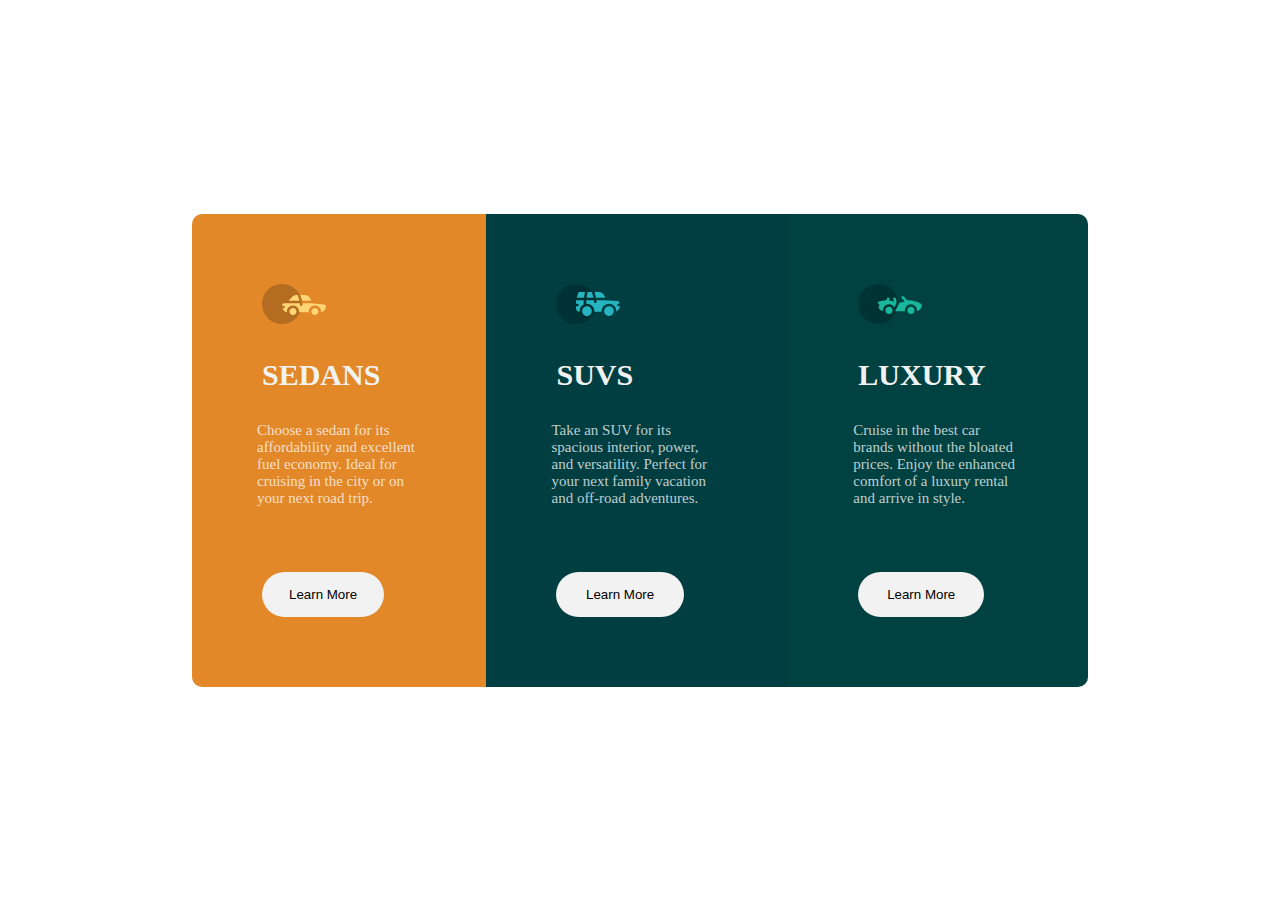
<file: index.html>
<!DOCTYPE html>
<html lang="en">
    <head>
        <meta charset="UTF-8">
        <meta http-equiv="X-UA-Compatible" content="IE=edge">
        <meta name="viewport" content="width=device-width, initial-scale=1.0">
        <link rel="stylesheet" href="style.css">
        <title>CSS FLEX BOX</title>
    </head>
    <body>
        <main>
            <div class="firstcontainer" id="sedan">
                <img src="images\icon-sedans.svg" alt="sedanimage">

                <h2>
                    SEDANS
                </h2>
                
                <p>
                    Choose a sedan for its affordability and excellent fuel economy.
                                                        Ideal for cruising in the city or on your next road trip.
                </p>
                <button>
                    Learn More
                </button>
            </div>
            <div class="secondcontainer" id="suv">
                <img src="images\icon-suvs.svg" alt="suvsimage">

                <h2>
                    SUVS
                </h2>
                
                <p>
                    Take an SUV for its spacious interior, power, and versatility. Perfect
                                        for your next family vacation and off-road adventures.
                </p>
                <button>
                    Learn More
                </button>
            </div>
            <div class="thirdcontainer" id="luxury">
                <img src="images\icon-luxury.svg" alt="">
                
                <h2>
                    LUXURY
                </h2>
                
                <p>
                    Cruise in the best car brands without the bloated prices. Enjoy the enhanced comfort
                                        of a luxury rental and arrive in style.
                </p>
                <button>
                    Learn More
                </button>
            </div>
        </main>
    </body>
</html>
</file>
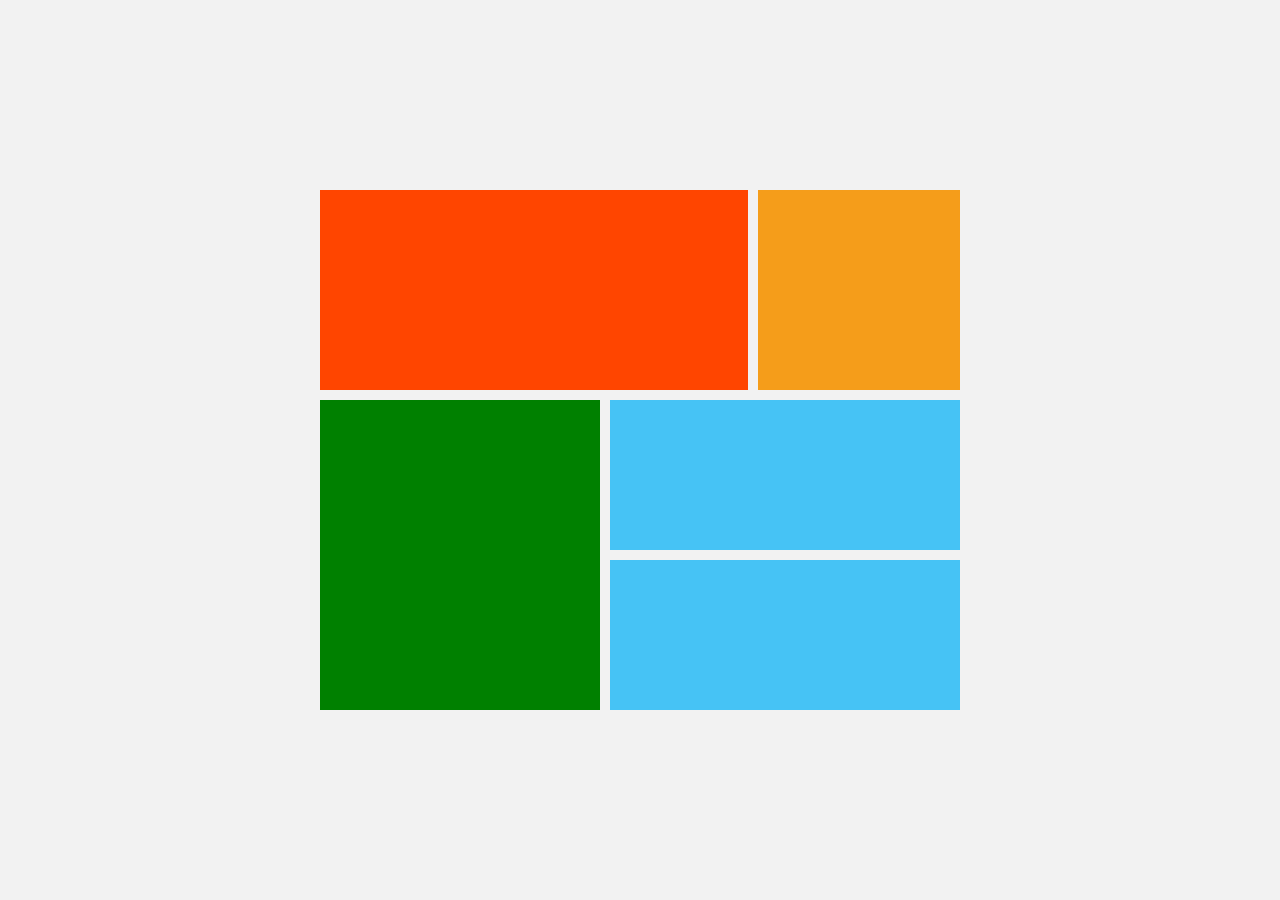
<file: grid.html>
<!DOCTYPE html>
<html lang="en">
<head>
    <meta charset="UTF-8">
    <meta http-equiv="X-UA-Compatible" content="IE=edge">
    <meta name="viewport" content="width=device-width, initial-scale=1.0">
    <title>GRID LAYOUT</title>
    <link rel="stylesheet" href="grid.css">
</head>
<body>
    <main>
        <div class="item-a"> </div>
        <div class="item-b"> </div>
        <div class="item-c"> </div>
        <div class="item-d"> </div>
        <div class="item-e"> </div>
    </main>
</body>
</html>
</file>
<file: style.css>
* {
    margin: 0;
    padding: 0;
    box-sizing: border-box;
}
body {
    background-color: hsla(0, 0%, 100%, 0.75);
    font-size: 15px;
}
main {
    width: 70%;
    margin: auto;
    display: flex;
    align-items: center;
    justify-content: center;
    height: 100vh;
}
/* .container{
    
} */

.firstcontainer {
    padding: 4em;
    border-radius: 10px 0 0 10px;
}
.secondcontainer {
    padding: 4em; 
}
.thirdcontainer {
    padding: 4em;
    border-radius: 0 10px 10px 0;

}

.firstcontainer img {
    margin: 10px 10px 20px;
}

.firstcontainer h2 {
    color: hsl(0, 0%, 95%);
    font-family: Big Shoulders Display;
    font-weight: 700;
    font-size: 30px;
    margin: 10px;
}
.firstcontainer p {
    color: hsla(0, 0%, 100%, 0.75);
    font-family: Lexend Deca;
    font-weight: 400;
    font-size: 15px;
    padding: auto;
    margin: 30px 5px 5px;
}

.firstcontainer button {
    margin: 60px 10px 10px;
    cursor: pointer;
}

.firstcontainer button:hover{
    background: transparent;
    border: solid 2px white;
}

.secondcontainer img {
    margin: 10px 10px 20px;
}
.secondcontainer h2 {
    color: hsl(0, 0%, 95%);
    font-family: Big Shoulders Display;
    font-weight: 700;
    font-size: 30px;
    margin: 10px;
}
.secondcontainer p {
    color: hsla(0, 0%, 100%, 0.75);
    font-family: Lexend Deca;
    font-weight: 400;
    font-size: 15px;
    padding: auto;
    margin: 30px 5px 5px;
}

.secondcontainer button {
    margin: 60px 10px 10px;
    cursor: pointer;
}

.secondcontainer button:hover{
    background: transparent;
    border: solid 2px white;
}

.thirdcontainer img {
    margin: 10px 10px 20px;
}

.thirdcontainer h2 {
    color: hsl(0, 0%, 95%);
    font-family: Big Shoulders Display;
    font-weight: 700;
    font-size: 30px;
    margin: 10px;
}
.thirdcontainer p {
    color: hsla(0, 0%, 100%, 0.75);
    font-family: Lexend Deca;
    font-weight: 400;
    font-size: 15px;
    padding: auto;
    margin: 30px 5px 5px;
}

.thirdcontainer button {
    margin: 60px 10px 10px;
    cursor: pointer;
}

.thirdcontainer button:hover{
    background: transparent;
    border: solid 2px white;
}

#sedan {
    background-color: hsl(31 76% 52%);


}

#suv {
    background-color: hsl(184 100% 13%);

}

#luxury {
    background-color: hsl(179 100% 13%);

}

button {
    background-color: hsl(0, 0%, 95%);
    border: none;
    padding: 15px;
    border-radius: 30px;
    width: 70%;
}
</file>
<file: grid.css>
*{
    margin: 0;
    padding: 0;
}

body{
    background-color: hsl(0, 0%, 95%);
    display: flex;
    place-items: center;
    min-height: 100vh;
}

main{
    display: grid;
    grid-template-areas: 
    'a a b'
    'c d d'
    'c e e';
    grid-gap: 10px;
    width: 50%;
    margin: auto;
    grid-template-rows: 200px 150px 150px;
    grid-template-columns: 280px;;
}

main div{
    padding: 2em;
    text-align: center;
}

.item-a{
    background-color: orangered;
    grid-area: a;
    
}

.item-b{
    background-color: rgb(245, 157, 26);
    grid-area: b;
}

.item-c{
    background-color: green;
    grid-area: c;
    row-gap: 50px;
}

.item-d{
    background-color: rgb(70, 195, 245);
    grid-area: d;
    row-gap: 50px;
}
.item-e{
    background-color: rgb(70, 195, 245);
    grid-area: e;
    row-gap: 50px;
}
</file>
